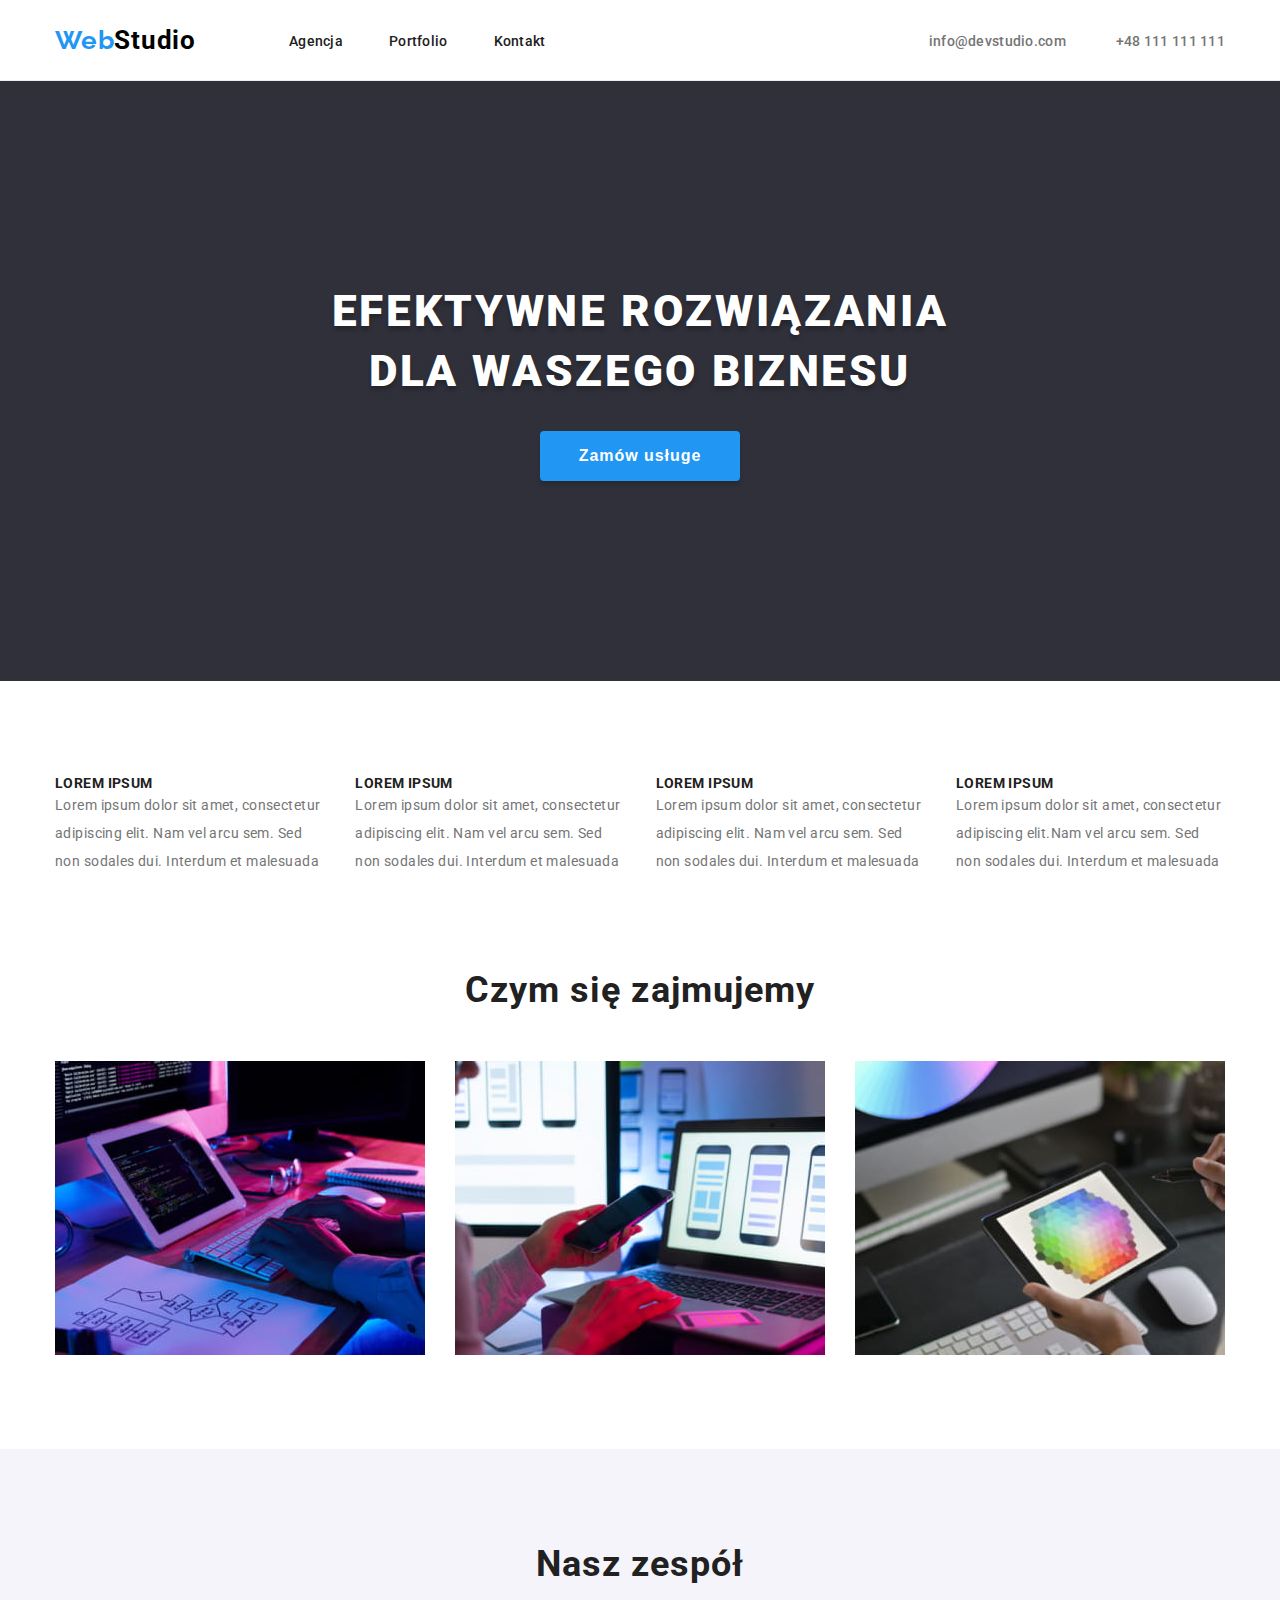
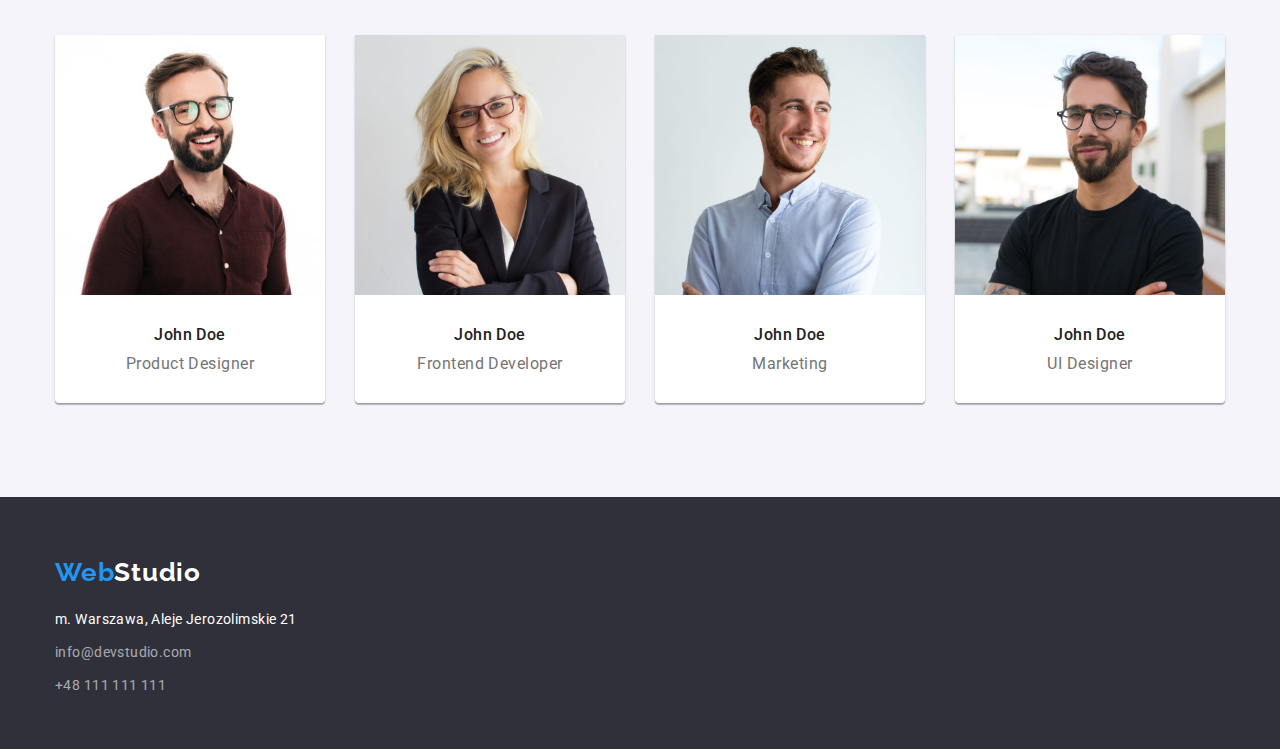
<file: index.html>
<!DOCTYPE html>
<html lang="pl-PL">

<head>
    <meta charset="UTF-8">
    <meta http-equiv="X-UA-Compatible" content="IE=edge">
    <meta name="viewport" content="width=device-width, initial-scale=1.0">
    <link rel="stylesheet" href="https://github.com/sindresorhus/modern-normalize/blob/main/modern-normalize.css">
    <link rel="stylesheet" href="./CSS/styles.css">
    <link rel="preconnect" href="https://fonts.googleapis.com">
    <link rel="preconnect" href="https://fonts.gstatic.com" crossorigin>
    <link
        href="https://fonts.googleapis.com/css2?family=Raleway:wght@700&family=Roboto:wght@400;500;700;900&display=swap"
        rel="stylesheet">
    <title>WebStudio</title>
</head>

<body>
    <header class="header">
        <div class="container">
            <a class="navigation-logo-header" href="./index.html"><span
                    class="navigation-logo-span">Web</span>Studio</a>
            <nav>
                <ul class="navigation-list">
                    <li class="navigation-list-item"><a class="navigation-list-link" href="./index.html">Agencja</a>
                    </li>
                    <li class="navigation-list-item"><a class="navigation-list-link"
                            href="./portfolio.html">Portfolio</a>
                    </li>
                    <li class="navigation-list-item"><a class="navigation-list-link" href="#">Kontakt</a></li>
                </ul>
            </nav>
            <ul class="header-contacts">
                <li><a class="header-mail-link" href="mailto:info@devstudio.com">info@devstudio.com</a></li>
                <li><a class="header-phone-number-link" href="tel:+48111111111">+48 111 111 111</a></li>
            </ul>
        </div>
    </header>
    <main>
        <!-- SEKCJA BANER -->
        <section class="baner-header">
            <div class="container">
                <div class="block-banner-outside">
                    <div class="block-banner-inside">
                        <h1 class="text-baner">EFEKTYWNE ROZWIĄZANIA <br /> DLA WASZEGO BIZNESU</h1>
                        <button class="button-index" type="button">Zamów usługe</button>
                    </div>
                </div>
            </div>
        </section>
        <!-- SEKCJA LOREM IPSUM - NASZE ATUTY i - CZYM SIĘ ZAJMUJEMY-->
        <section class="section">
            <div class="container">
                <div class="advantages">
                    <ul class="advantages-list">
                        <li class="advantages-list-item">
                            <h2 class="advantages-list-item-header">LOREM IPSUM</h2>
                            <p class="advantages-list-item-description">Lorem ipsum dolor sit amet, consectetur
                                adipiscing
                                elit. Nam vel arcu sem. Sed non sodales dui. Interdum et malesuada</p>
                        </li>
                        <li class="advantages-list-item">
                            <h2 class="advantages-list-item-header">LOREM IPSUM</h2>
                            <p class="advantages-list-item-description">Lorem ipsum dolor sit amet, consectetur
                                adipiscing
                                elit. Nam vel arcu sem. Sed non sodales dui. Interdum et malesuada</p>
                        </li>
                        <li class="advantages-list-item">
                            <h2 class="advantages-list-item-header">LOREM IPSUM</h2>
                            <p class="advantages-list-item-description">Lorem ipsum dolor sit amet, consectetur
                                adipiscing
                                elit. Nam vel arcu sem. Sed non sodales dui. Interdum et malesuada</p>
                        </li>
                        <li class="advantages-list-item">
                            <h2 class="advantages-list-item-header">LOREM IPSUM</h2>
                            <p class="advantages-list-item-description">Lorem ipsum dolor sit amet, consectetur
                                adipiscing
                                elit.Nam vel arcu sem. Sed non sodales dui. Interdum et malesuada</p>
                        </li>
                    </ul>
                </div>
                <h2 class="heading-text-index">Czym się zajmujemy</h2>
                <ul class="service-box-list">
                    <li class="service-box-list-item">
                        <img src="./images/Main/box1.jpg" alt="coding on keyboard" width="370" height="294">
                    </li>
                    <li class="service-box-list-item">
                        <img src="./images/Main/box2.jpg" alt="picking design of mobile version on laptop" width="370"
                            height="294">
                    </li>
                    <li class="service-box-list-item">
                        <img src="./images/Main/box3.jpg" alt="picking colours on tablet" width="370" height="294">
                    </li>
                </ul>
            </div>
        </section>
        <!-- SEKCJA - NASZ ZESPÓŁ -->
        <section class="section-team section section">
            <div class="container">
                <h2 class="heading-text-index">Nasz zespół</h2>
                <ul class="team-box-list">
                    <li class="team-box-list-item">
                        <img class="team-box-list-item-image" src="./images/Main/team_card_1.jpg"
                            alt="Product Designer photo" width="270" height="260">
                        <p class="team-box-list-item-name">John Doe</p>
                        <p class="team-box-list-item-occupation">Product Designer</p>
                    </li>
                    <li class="team-box-list-item">
                        <img class="team-box-list-item-image" src="./images/Main/team_card_2.jpg"
                            alt="Frontend Developer photo" width="270" height="260">
                        <p class="team-box-list-item-name">John Doe</p>
                        <p class="team-box-list-item-occupation">Frontend Developer</p>
                    </li>
                    <li class="team-box-list-item">
                        <img class="team-box-list-item-image" src="./images/Main/team_card_3.jpg"
                            alt="Marketing manager photo" width="270" height="260">
                        <p class="team-box-list-item-name">John Doe</p>
                        <p class="team-box-list-item-occupation">Marketing</p>
                    </li>
                    <li class="team-box-list-item">
                        <img class="team-box-list-item-image" src="./images/Main/team_card_4.jpg"
                            alt="Photo of UI Designer" width="270" height="260">
                        <p class="team-box-list-item-name">John Doe</p>
                        <p class="team-box-list-item-occupation">UI Designer</p>
                    </li>
                </ul>
            </div>
        </section>
    </main>
    <footer class="footer">
        <div class="container">
            <div class="footer-block-outside">
                <div class="footer-block-inside">
                    <a class="footer-navigation-logo" href="./index.html"><span
                            class="navigation-logo-span">Web</span>Studio</a>
                    <address>
                        <ul class="address-footer-list">
                            <li class="address-footer-list-item address-footer-list-maps">m. Warszawa, Aleje
                                Jerozolimskie 21</li>
                            <li class="address-footer-list-item"><a class="address-footer-list-mail-phone-link"
                                    href="mailto:info@devstudio.com">info@devstudio.com</a></li>
                            <li class="address-footer-list-item"><a class="address-footer-list-mail-phone-link"
                                    href="tel:+48111111111">+48 111 111
                                    111</a>
                            </li>
                        </ul>
                    </address>
                </div>
            </div>
        </div>
    </footer>
</body>

</html>
</file>
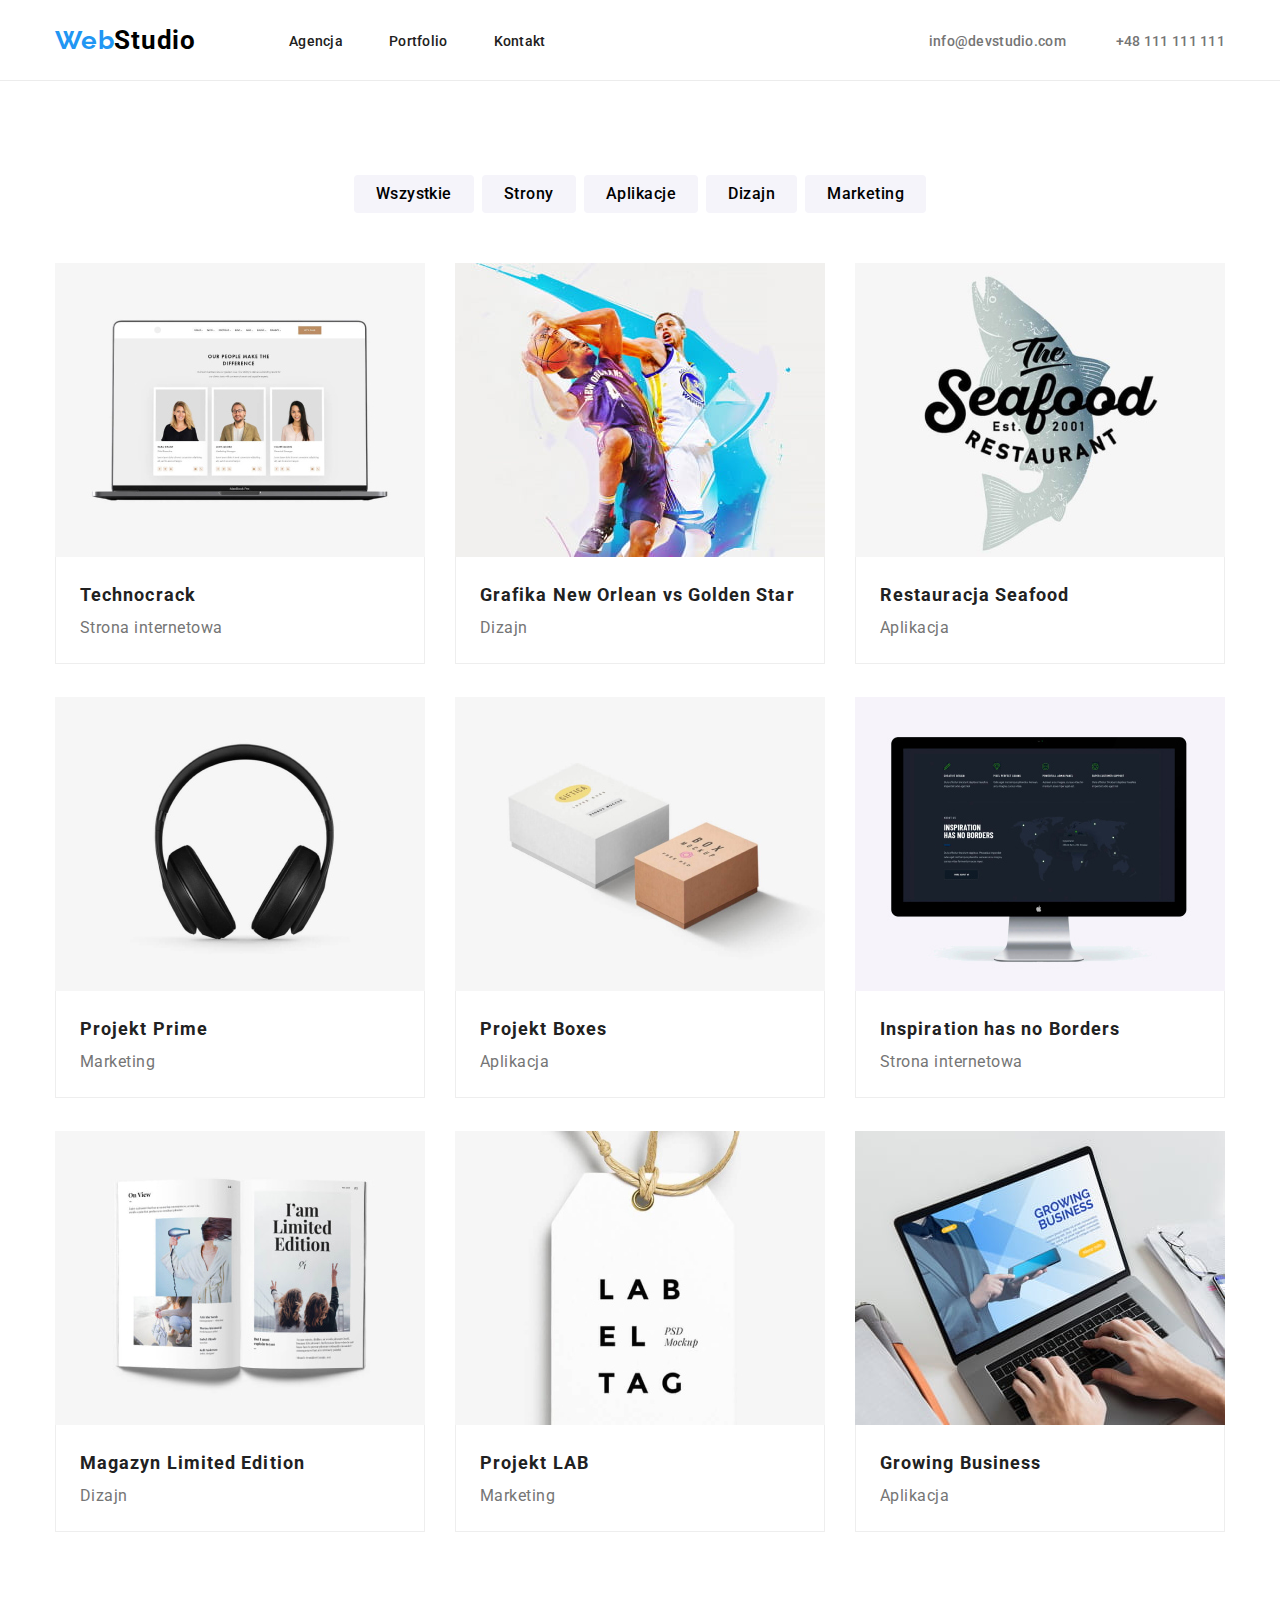
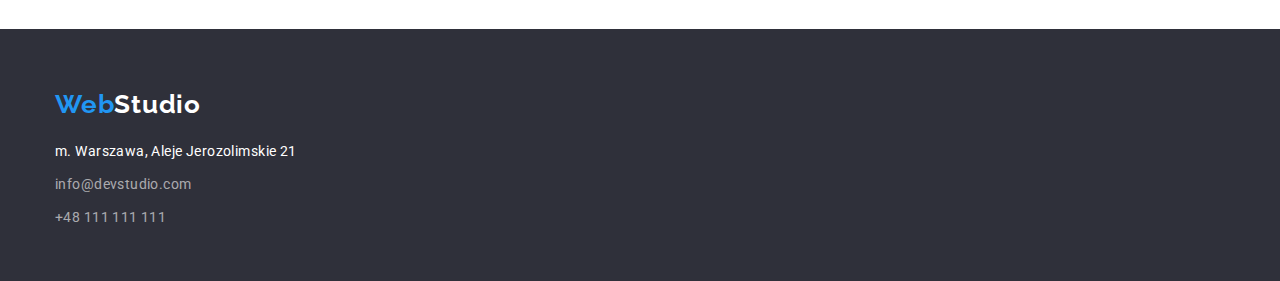
<file: portfolio.html>
<!DOCTYPE html>
<html lang="pl-PL">

<head>
    <meta charset="UTF-8">
    <meta http-equiv="X-UA-Compatible" content="IE=edge">
    <meta name="viewport" content="width=device-width, initial-scale=1.0">
    <link rel="stylesheet" href="https://github.com/sindresorhus/modern-normalize/blob/main/modern-normalize.css">
    <link rel="stylesheet" href="./CSS/styles.css">
    <link rel="preconnect" href="https://fonts.googleapis.com">
    <link rel="preconnect" href="https://fonts.gstatic.com" crossorigin>
    <link
        href="https://fonts.googleapis.com/css2?family=Raleway:wght@700&family=Roboto:wght@400;500;700;900&display=swap"
        rel="stylesheet">
    <title>WebStudio</title>
</head>

<body>
    <header class="header">
        <div class="container">
            <a class="navigation-logo-header" href="./index.html"><span
                    class="navigation-logo-span">Web</span>Studio</a>
            <nav>
                <ul class="navigation-list">
                    <li class="navigation-list-item"><a class="navigation-list-link" href="./index.html">Agencja</a>
                    </li>
                    <li class="navigation-list-item"><a class="navigation-list-link"
                            href="./portfolio.html">Portfolio</a>
                    </li>
                    <li class="navigation-list-item"><a class="navigation-list-link" href="#">Kontakt</a></li>
                </ul>
            </nav>
            <ul class="header-contacts">
                <li><a class="header-mail-link" href="mailto:info@devstudio.com">info@devstudio.com</a></li>
                <li><a class="header-phone-number-link" href="tel:+48111111111">+48 111 111 111</a></li>
            </ul>
        </div>
    </header>
    <main>
        <!-- SEKCJA KATEGORII PORTFOLIO -->
        <section class="section">
            <div class="container">
                <ul class="button-porfolio-list">
                    <li class="button-porfolio-list-item"><button class="button-portfolio"
                            type="button">Wszystkie</button>
                    </li>
                    <li class="button-porfolio-list-item"><button class="button-portfolio" type="button">Strony</button>
                    </li>
                    <li class="button-porfolio-list-item"><button class="button-portfolio"
                            type="button">Aplikacje</button>
                    </li>
                    <li class="button-porfolio-list-item"><button class="button-portfolio" type="button">Dizajn</button>
                    </li>
                    <li class="button-porfolio-list-item"><button class="button-portfolio"
                            type="button">Marketing</button>
                    </li>
                </ul>
                <ul class="category-portfolio-list">
                    <li class="category-portfolio-list-item">
                        <img src="./images/Portfolio/Technocrack.jpg" alt="Strona internetowa Technocrack" width="370"
                            height="294">
                        <div class="category-portfolio-list-item-tekst">
                            <p class="category-portfolio-list-item-header">Technocrack</p>
                            <p class="category-portfolio-list-item-description">Strona internetowa</p>
                        </div>
                    </li>
                    <li class="category-portfolio-list-item">
                        <img src="./images/Portfolio/Grafika_New_Orlean.jpg" alt="Projekt graficzny NBA" width="370"
                            height="294">
                        <div class="category-portfolio-list-item-tekst">
                            <p class="category-portfolio-list-item-header">Grafika New Orlean vs Golden Star</p>
                            <p class="category-portfolio-list-item-description">Dizajn</p>
                        </div>
                    </li>
                    <li class="category-portfolio-list-item">
                        <img src="./images/Portfolio/Restauracja_Seafood.jpg" alt="Logo restauracji Seafood" width="370"
                            height="294">
                        <div class="category-portfolio-list-item-tekst">
                            <p class="category-portfolio-list-item-header">Restauracja Seafood</p>
                            <p class="category-portfolio-list-item-description">Aplikacja</p>
                        </div>
                    </li>
                    <li class="category-portfolio-list-item">
                        <img src="./images/Portfolio/projekt_prime.jpg" alt="Słuchawki Projekt Prime" width="370"
                            height="294">
                        <div class="category-portfolio-list-item-tekst">
                            <p class="category-portfolio-list-item-header">Projekt Prime</p>
                            <p class="category-portfolio-list-item-description">Marketing</p>
                        </div>
                    </li>
                    <li class="category-portfolio-list-item">
                        <img src="./images/Portfolio/Projekt_Boxes.jpg" alt="Logo aplikacji Projekt Boxes" width="370"
                            height="294">
                        <div class="category-portfolio-list-item-tekst">
                            <p class="category-portfolio-list-item-header">Projekt Boxes</p>
                            <p class="category-portfolio-list-item-description">Aplikacja</p>
                        </div>
                    </li>
                    <li class="category-portfolio-list-item">
                        <img src="./images/Portfolio/Inspiration_has_no_Borders.jpg"
                            alt="Główna strona internetowa - Inspiration has no Borders" width="370" height="294">
                        <div class="category-portfolio-list-item-tekst">
                            <p class="category-portfolio-list-item-header">Inspiration has no Borders</p>
                            <p class="category-portfolio-list-item-description">Strona internetowa</p>
                        </div>
                    </li>
                    <li class="category-portfolio-list-item">
                        <img src="./images/Portfolio/Magazyn_Limited_Edition.jpg"
                            alt="Artykuł z web-strony Magazyn Limited Edition" width="370" height="294">
                        <div class="category-portfolio-list-item-tekst">
                            <p class="category-portfolio-list-item-header">Magazyn Limited Edition</p>
                            <p class="category-portfolio-list-item-description">Dizajn</p>
                        </div>
                    </li>
                    <li class="category-portfolio-list-item">
                        <img src="./images/Portfolio/Projekt_LAB.jpg" alt="Etykieta Projektu LAB" width="370"
                            height="294">
                        <div class="category-portfolio-list-item-tekst">
                            <p class="category-portfolio-list-item-header">Projekt LAB</p>
                            <p class="category-portfolio-list-item-description">Marketing</p>
                        </div>
                    </li>
                    <li class="category-portfolio-list-item">
                        <img src="./images/Portfolio/Growing_Business.jpg"
                            alt="Główna strona internetowa - Growing Business" width="370" height="294">
                        <div class="category-portfolio-list-item-tekst">
                            <p class="category-portfolio-list-item-header">Growing Business</p>
                            <p class="category-portfolio-list-item-description">Aplikacja</p>
                        </div>
                    </li>
                </ul>
            </div>
        </section>
    </main>
    <footer class="footer">
        <div class="container">
            <div class="footer-block-outside">
                <div class="footer-block-inside">
                    <a class="footer-navigation-logo" href="./index.html"><span
                            class="navigation-logo-span">Web</span>Studio</a>
                    <address>
                        <ul class="address-footer-list">
                            <li class="address-footer-list-item address-footer-list-maps">m. Warszawa, Aleje
                                Jerozolimskie 21</li>
                            <li class="address-footer-list-item"><a class="address-footer-list-mail-phone-link"
                                    href="mailto:info@devstudio.com">info@devstudio.com</a></li>
                            <li class="address-footer-list-item"><a class="address-footer-list-mail-phone-link"
                                    href="tel:+48111111111">+48 111 111
                                    111</a>
                            </li>
                        </ul>
                    </address>
                </div>
            </div>
        </div>
    </footer>
</body>

</html>
</file>
<file: CSS/styles.css>
:root {
  --main-color: #212121;
  --secondary-color: #2196f3;
  --third-color: #757575;
  --fourth-color: #ffffff;
  --main-font: "Roboto", sans-serif;
  --secondary-font: "Raleway", sans-serif;
  --background: #2f303a;
}

body {
  font-family: "Roboto", "Raleway", sans-serif;
  color: var(--main-color);
  margin: 0;
}

h1,
h2,
h3,
h4,
h5,
h6 {
  margin: 0;
  padding: 0;
}

ul,
ol {
  margin: 0;
  padding: 0;
}

p {
  margin: 0;
  padding: 0;
}

img {
  display: block;
}

.container {
  width: 1200px;
  margin: 0 auto;
}

/* ==== HEADER ==== */

.header {
  border-bottom: 1px solid #ececec;
}

.header .container {
  display: flex;
  align-items: center;
  height: 80px;
}

.navigation-list,
.header-contacts {
  display: flex;
  align-items: center;
  list-style: none;
}

.header-contacts {
  margin-left: auto;
}

.header-mail-link {
  margin-right: 50px;
}

.navigation-logo-header {
  font-weight: 700;
  font-size: 26px;
  line-height: 1.192;
  /* identical to box height */
  letter-spacing: 0.03em;
  text-decoration: none;
  color: #000000;
  margin-left: 15px;
  margin-right: 93px;
}

.navigation-list-item:not(:last-child) {
  margin-right: 46px;
}

.header-mail-link {
  margin-left: auto;
}

.header-phone-number-link {
  margin-right: 15px;
}

.navigation-logo-span {
  font-family: var(--secondary-font);
  font-weight: 700;
  font-size: 26px;
  line-height: 1.192;
  /* identical to box height */
  letter-spacing: 0.03em;
  text-decoration: none;
  color: var(--secondary-color);
}

.navigation-list-link {
  font-weight: 500;
  font-size: 14px;
  line-height: 1.143;
  letter-spacing: 0.02em;
  text-decoration: none;
  color: var(--main-color);
}

.header-mail-link,
.header-phone-number-link {
  font-style: normal;
  font-weight: 500;
  font-size: 14px;
  line-height: 1.143;
  letter-spacing: 0.02em;
  color: var(--third-color);
  text-decoration: none;
}

.navigation-list-link:hover,
.navigation-list-link:focus,
.header-mail-link:hover,
.header-mail-link:focus,
.header-phone-number-link:hover,
.header-phone-number-link:focus {
  color: var(--secondary-color);
}

/* ==== END HEADER ==== */

/* ==== MAIN INDEX ==== */

.baner-header {
  background-color: var(--background);
  height: 37.5rem;
  display: flex;
  align-items: center;
}

.block-banner-outside {
  align-items: center;
  margin: 0 auto;
}

.text-baner {
  font-weight: 900;
  font-size: 44px;
  line-height: 1.364;
  /* or 136% */
  text-align: center;
  letter-spacing: 0.06em;
  text-transform: uppercase;
  color: var(--fourth-color);
  align-items: center;
  margin: auto;
  text-shadow: 0px 4px 4px rgba(0, 0, 0, 0.25);
}

.button-index {
  font-weight: 700;
  font-size: 16px;
  line-height: 1.875;
  /* identical to box height, or 188% */
  letter-spacing: 0.06em;
  color: var(--fourth-color);
  cursor: pointer;
  background-color: var(--secondary-color);
  width: 200px;
  height: 50px;
  box-shadow: 0px 4px 4px rgba(0, 0, 0, 0.15);
  border-radius: 4px;
  display: block;
  text-align: center;
  margin: 30px auto auto;
  border: 0;
}

.advantages-list {
  display: flex;
  list-style: none;
  align-items: center;
  gap: 30px;
  padding: 0 15px;
}

.advantages {
  margin-bottom: 94px;
}

.advantages-list-item-header {
  font-weight: 700;
  font-size: 14px;
  line-height: 1.143;
  letter-spacing: 0.03em;
  text-transform: uppercase;
}

.advantages-list-item-description {
  font-size: 14px;
  line-height: 2;
  /* or 171% */
  letter-spacing: 0.03em;
  color: var(--third-color);
}

.heading-text-index {
  font-weight: 700;
  font-size: 36px;
  line-height: 1.167;
  text-align: center;
  letter-spacing: 0.03em;
  margin-bottom: 50px;
}

.service-box-list {
  display: flex;
  list-style: none;
  align-items: center;
  gap: 30px;
  padding: 0 15px;
}

.section {
  padding: 94px 0;
}

.section-team {
  background-color: #f5f4fa;
}

.team-box-list {
  display: flex;
  list-style: none;
  align-items: center;
  gap: 30px;
  padding: 0 15px;
}

.team-box-list-item {
  box-sizing: border-box;
  background: var(--fourth-color);
  /* material shadow v1 */
  box-shadow: 0px 1px 3px rgba(0, 0, 0, 0.12), 0px 1px 1px rgba(0, 0, 0, 0.14),
    0px 2px 1px rgba(0, 0, 0, 0.2);
  border-radius: 0px 0px 4px 4px;
}

.team-box-list-item-name {
  font-weight: 500;
  font-size: 16px;
  line-height: 1.1875;
  /* identical to box height */
  text-align: center;
  letter-spacing: 0.03em;
  margin-top: 30px;
}

.team-box-list-item-occupation {
  font-size: 16px;
  line-height: 1.1875;
  /* identical to box height */
  text-align: center;
  letter-spacing: 0.03em;
  color: var(--third-color);
  margin-top: 10px;
  padding-bottom: 30px;
}

/* ==== END MAIN ==== */

/* ==== MAIN PORFOLIO ==== */

.button-porfolio-list {
  display: flex;
  flex-wrap: wrap;
  list-style: none;
  align-items: center;
  justify-content: center;
}

.button-portfolio {
  font-family: Roboto;
  font-weight: 500;
  font-size: 16px;
  line-height: 1.625;
  /* identical to box height, or 162% */
  text-align: center;
  letter-spacing: 0.03em;
  background-color: #f5f4fa;
  border-radius: 4px;
  cursor: pointer;
  border: 0;
  padding: 6px 22px;
}

.button-porfolio-list-item:not(:last-child) {
  margin-right: 8px;
}

.button-portfolio:hover,
.button-portfolio:focus {
  background-color: var(--secondary-color);
  color: var(--fourth-color);
  box-shadow: 0px 3px 1px rgba(0, 0, 0, 0.1), 0px 1px 2px rgba(0, 0, 0, 0.08),
    0px 2px 2px rgba(0, 0, 0, 0.12);
}

.category-portfolio-list {
  display: flex;
  flex-wrap: wrap;
  align-items: center;
  padding: 0 15px;
  list-style: none;
  margin-top: 50px;
  gap: 30px;
}

.category-portfolio-list-item {
  box-sizing: border-box;
  width: 370px;
  height: 404px;
  background: #ffffff;
  cursor: pointer;
}

.category-portfolio-list-item-tekst {
  border-right: 1px solid #eeeeee;
  border-bottom: 1px solid #eeeeee;
  border-left: 1px solid #eeeeee;
  padding: 20px 24px;
}

.category-portfolio-list-item-header {
  font-weight: 700;
  font-size: 18px;
  line-height: 2;
  /* identical to box height, or 200% */
  letter-spacing: 0.06em;
}

.category-portfolio-list-item-description {
  font-size: 16px;
  line-height: 1.875;
  /* identical to box height, or 188% */
  letter-spacing: 0.03em;
  color: var(--third-color);
}
/* ==== END PORFOLIO ==== */

/* ==== FOOTER ===== */

.footer {
  background-color: var(--background);
  height: 252px;
}

.footer-block-outside {
  width: 1200px;
  align-items: center;
  margin: auto;
}

.footer-block-inside {
  padding: 60px 15px 0 15px;
}

.address-footer-list {
  list-style: none;
  margin-top: 20px;
}

.footer-navigation-logo {
  font-family: var(--secondary-font);
  font-weight: 700;
  font-size: 26px;
  line-height: 1.192;
  /* identical to box height */
  letter-spacing: 0.03em;
  text-decoration: none;
  color: var(--fourth-color);
}

.address-footer-list-item:not(:last-child) {
  margin-bottom: 9px;
}

.address-footer-list-maps {
  font-style: normal;
  font-size: 14px;
  line-height: 1.714;
  /* or 171% */
  letter-spacing: 0.03em;
  color: var(--fourth-color);
  text-decoration: none;
}

.address-footer-list-mail-phone-link {
  font-style: normal;
  font-size: 14px;
  line-height: 1.714;
  /* or 171% */
  letter-spacing: 0.03em;
  color: rgba(255, 255, 255, 0.6);
  text-decoration: none;
}

.address-footer-list-mail-phone-link:hover,
.address-footer-list-mail-phone-link:focus {
  color: var(--secondary-color);
}

/* ==== END FOOTER ===== */
</file>
